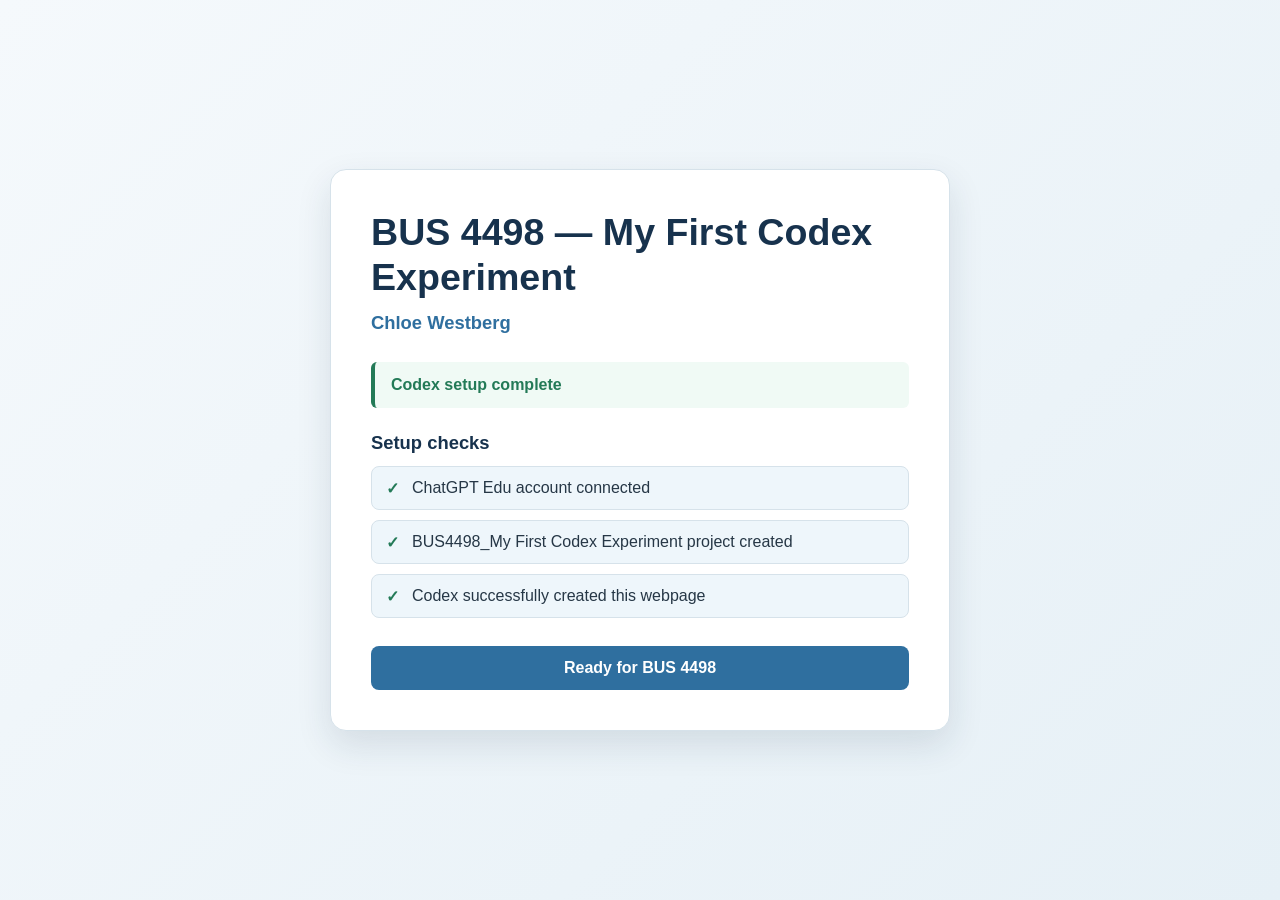
<file: BUS4498/My first Codex Experiment/week01_codex_check.html>
<!DOCTYPE html>
<html lang="en">
<head>
  <meta charset="UTF-8">
  <meta name="viewport" content="width=device-width, initial-scale=1.0">
  <title>BUS 4498 — My First Codex Experiment</title>
  <style>
    :root {
      color-scheme: light;
      --navy: #17324d;
      --blue: #2f6f9f;
      --light-blue: #eef6fb;
      --green: #237a57;
      --border: #d6e2ea;
      --text: #263746;
      --muted: #607483;
    }

    * {
      box-sizing: border-box;
    }

    body {
      margin: 0;
      min-height: 100vh;
      display: grid;
      place-items: center;
      padding: 24px;
      font-family: Arial, Helvetica, sans-serif;
      color: var(--text);
      background: linear-gradient(135deg, #f5f9fc, #e6f0f6);
    }

    .card {
      width: min(100%, 620px);
      padding: 40px;
      background: #ffffff;
      border: 1px solid var(--border);
      border-radius: 16px;
      box-shadow: 0 14px 35px rgba(23, 50, 77, 0.12);
    }

    h1 {
      margin: 0 0 12px;
      color: var(--navy);
      font-size: clamp(1.7rem, 4vw, 2.35rem);
      line-height: 1.2;
    }

    .name {
      margin: 0 0 28px;
      color: var(--blue);
      font-size: 1.15rem;
      font-weight: 700;
    }

    .status {
      margin: 0 0 24px;
      padding: 14px 16px;
      border-left: 4px solid var(--green);
      border-radius: 6px;
      background: #f0faf5;
      color: var(--green);
      font-weight: 700;
    }

    h2 {
      margin: 0 0 12px;
      color: var(--navy);
      font-size: 1.15rem;
    }

    ul {
      margin: 0 0 28px;
      padding: 0;
      list-style: none;
    }

    li {
      margin: 10px 0;
      padding: 12px 14px 12px 40px;
      position: relative;
      border: 1px solid var(--border);
      border-radius: 8px;
      background: var(--light-blue);
    }

    li::before {
      content: "✓";
      position: absolute;
      left: 14px;
      color: var(--green);
      font-weight: 700;
    }

    button {
      width: 100%;
      padding: 13px 18px;
      border: 0;
      border-radius: 8px;
      background: var(--blue);
      color: #ffffff;
      font-size: 1rem;
      font-weight: 700;
      cursor: pointer;
    }

    button:hover,
    button:focus-visible {
      background: var(--navy);
    }

    button:focus-visible {
      outline: 3px solid #9bc7e3;
      outline-offset: 3px;
    }
  </style>
</head>
<body>
  <main class="card">
    <h1>BUS 4498 — My First Codex Experiment</h1>
    <p class="name">Chloe Westberg</p>

    <p class="status" id="statusMessage" role="status">Codex setup complete</p>

    <h2>Setup checks</h2>
    <ul>
      <li>ChatGPT Edu account connected</li>
      <li>BUS4498_My First Codex Experiment project created</li>
      <li>Codex successfully created this webpage</li>
    </ul>

    <button id="readyButton" type="button">Ready for BUS 4498</button>
  </main>

  <script>
    document.getElementById("readyButton").addEventListener("click", function () {
      document.getElementById("statusMessage").textContent =
        "Success! My first Codex experiment works.";
    });
  </script>
</body>
</html>
</file>
